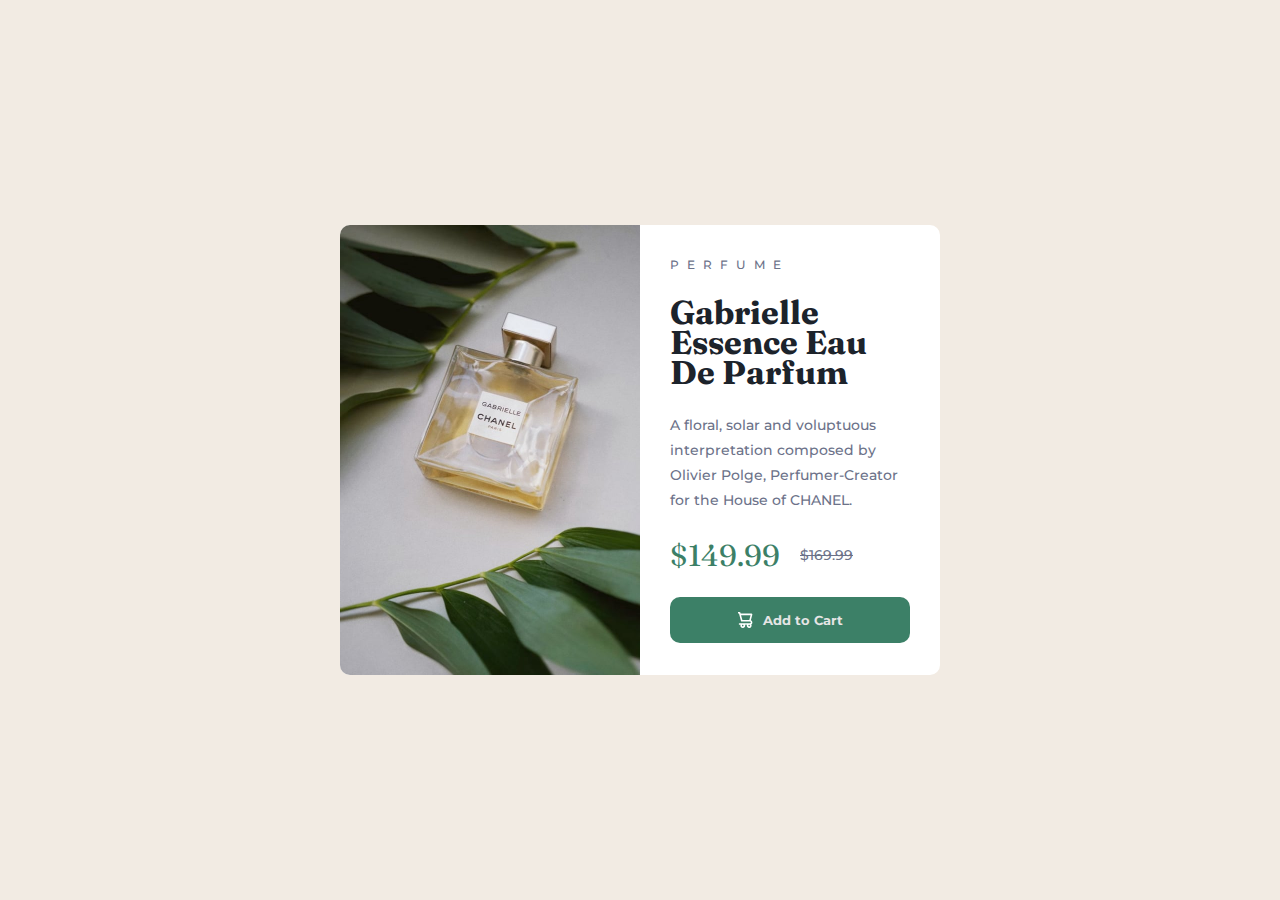
<file: index.html>
<!DOCTYPE html>
<html lang="en">
  <head>
    <meta charset="UTF-8" />
    <meta name="viewport" content="width=device-width, initial-scale=1.0" />
    <link rel="stylesheet" href="style.css" />
    <title>Product Preview Card</title>
  </head>
  <body>
    <div class="container">
      <img
        class="product-img"
        src="./images/image-product-desktop.jpg"
        alt="perfume bottle"
      />
      <section class="info-card">
        <div class="category">PERFUME</div>
        <h1>Gabrielle Essence Eau De Parfum</h1>
        <p>
          A floral, solar and voluptuous interpretation composed by Olivier
          Polge, Perfumer-Creator for the House of CHANEL.
        </p>
        <div class="price-container">
          <div class="curr-price">$149.99</div>
          <div class="prev-price">$169.99</div>
        </div>
        <button>
          <img src="./images/icon-cart.svg" alt="shopping cart icon" />
          <div class="button-text">Add to Cart</div>
        </button>
      </section>
    </div>
  </body>
</html>
</file>
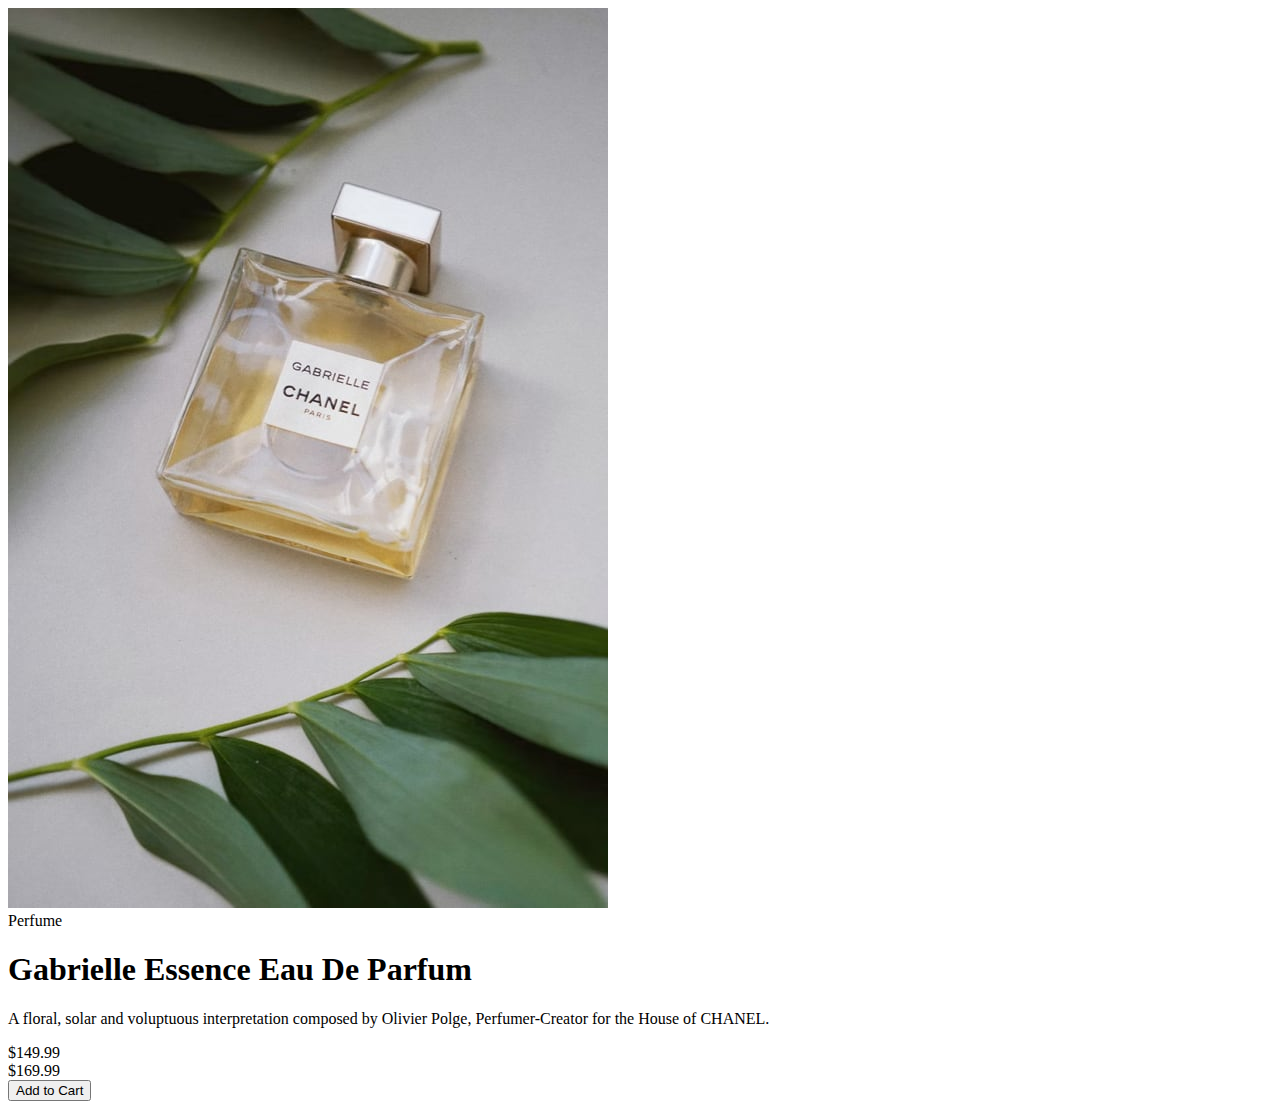
<file: main.html>
<!DOCTYPE html>
<html lang="en">
  <head>
    <meta charset="UTF-8" />
    <meta name="viewport" content="width=device-width, initial-scale=1.0" />
    <title>Product Preview Card</title>
  </head>
  <body>
    <div class="container">
      <img src="./images/image-product-desktop.jpg" alt="perfume bottle" />
      <section class="info-card">
        <div class="category">Perfume</div>
        <h1>Gabrielle Essence Eau De Parfum</h1>
        <p>
          A floral, solar and voluptuous interpretation composed by Olivier
          Polge, Perfumer-Creator for the House of CHANEL.
        </p>
        <div class="price-container">
          <div class="curr-price">$149.99</div>
          <div class="prev-price">$169.99</div>
        </div>
        <button>Add to Cart</button>
      </section>
    </div>
  </body>
</html>
</file>
<file: style.css>
@import url('https://fonts.googleapis.com/css2?family=Cabin&family=Montserrat:wght@500;700&family=Outfit:wght@400;700;900&display=swap');

@import url('https://fonts.googleapis.com/css2?family=Cabin&family=Fraunces:opsz,wght@9..144,700&family=Montserrat:wght@500;700&family=Outfit:wght@400;700;900&display=swap');

html {
  width: 100%;
  height: 100%;
}

body {
  margin: 0;
  height: 100%;
  width: 100%;
  background-color: hsl(30, 38%, 92%);
  display: flex;
  justify-content: center;
  align-items: center;
}

.container {
  background-color: hsl(0, 0%, 100%);
  display: grid;
  grid-template-columns: 50% 50%;
  max-height: min-content;
  max-width: 600px;
  border-radius: 10px;
}

section .image {
  height: 450px;
}
.product-img {
  height: 450px;
  border-radius: 10px 0 0 10px;
}

.info-card {
  display: flex;
  flex-direction: column;
  padding: 30px;
  justify-content: space-around;
}

.price-container {
  display: flex;
  align-items: center;
}

.category {
  font-size: 12px;
  letter-spacing: 0.5rem;
}

.category,
.prev-price,
p {
  font-family: Montserrat;
  font-weight: 500;
  color: hsl(228, 12%, 48%);
}

p {
  font-size: 14px;
  line-height: 25px;
  margin: 0;
}

h1 {
  font-family: Fraunces;
  font-size: 33px;
  color: hsl(212, 21%, 14%);
  line-height: 30px;
}
.curr-price {
  font-size: 30px;
  font-family: Fraunces;
  color: hsl(158, 36%, 37%);
  margin: 20px 20px 20px 0;
}

.prev-price {
  font-size: 14px;
  text-decoration: line-through;
}

button {
  display: flex;
  justify-content: center;
  border: none;
  border-radius: 10px;
  font-family: Montserrat;
  font-weight: 700;
  padding: 15px;
  background-color: hsl(158, 36%, 37%);
  color: rgb(230, 229, 229);
}

.button-text {
  margin-left: 10px;
}

button:hover {
  background-color: rgb(33, 62, 33);
}

@media screen and (max-width: 650px) {
  .container {
    display: grid;
    grid-template-columns: 100%;
    height: 600px;
    width: 350px;
  }

  section .image {
    height: 300px;
  }

  .product-img {
    border-radius: 10px 10px 0 0;
    width: 350px;
    height: 250px;
    object-fit: cover;
    object-position: 80% 45%;
  }

  .info-card {
    height: auto;
    padding: 25px;
    justify-content: space-between;
  }

  h1 {
    margin: 20px 0;
  }
  .curr-price {
    margin: 10px 20px 10px 0;
  }
  p {
    line-height: 20px;
  }
}
</file>
